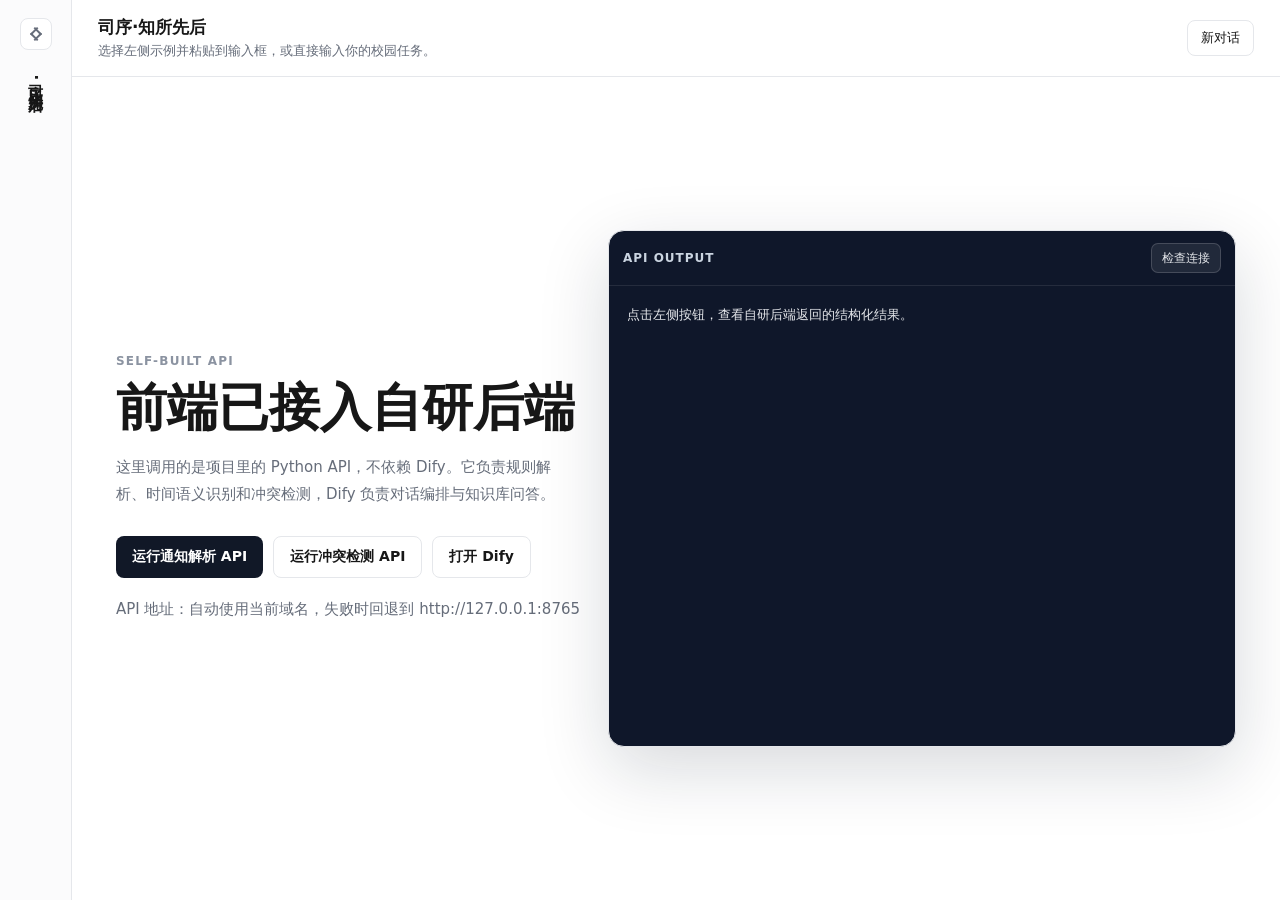
<file: deploy/index.html>
<!doctype html>
<html lang="zh-CN">
  <head>
    <meta charset="utf-8" />
    <meta name="viewport" content="width=device-width, initial-scale=1" />
    <title>司序·知所先后</title>
    <link rel="stylesheet" href="./agent.css" />
  </head>
  <body>
    <main class="app-shell sidebar-collapsed" id="appShell">
      <aside class="sidebar" aria-label="项目说明">
        <button class="sidebar-toggle" type="button" id="sidebarToggle" aria-label="toggle sidebar" aria-expanded="false">
          <span class="toggle-icon" aria-hidden="true"></span>
        </button>

        <header class="brand">
          <a class="brand-title" href="./">司序·知所先后</a>
          <p>把通知、活动想法和时间安排整理成可执行的行动方案。</p>
        </header>

        <section class="intro">
          <h1>司序·知所先后</h1>
          <p>
            面向校园办事、活动策划、多时间点通知和任务冲突判断，帮助用户快速看清要做什么、什么时候做、哪些事项需要取舍。
          </p>
        </section>

        <section class="capabilities" aria-label="核心能力">
          <h2>核心能力</h2>
          <div class="capability">
            <span class="cap-icon">01</span>
            <div>
              <strong>通知解析</strong>
              <p>识别报名截止、材料提交、活动时间、地点和所需材料。</p>
            </div>
          </div>
          <div class="capability">
            <span class="cap-icon">02</span>
            <div>
              <strong>活动策划</strong>
              <p>生成分工、预算、物资、审批和当天执行流程。</p>
            </div>
          </div>
          <div class="capability">
            <span class="cap-icon">03</span>
            <div>
              <strong>冲突检测</strong>
              <p>判断任务是否排得开，并给出调整、委托或放弃建议。</p>
            </div>
          </div>
        </section>

        <section class="examples" aria-label="示例问题">
          <div class="section-heading">
            <h2>示例</h2>
            <span id="copyStatus">点击后复制</span>
          </div>
          <button data-prompt="请于2026年5月25日15:00前完成报名。现场抽签时间为2026年5月27日中午12:30，地点为体育部105会议室。比赛时间为2026年5月30日8点至18点。帮我整理行动清单。">通知解析</button>
          <button data-prompt="我想策划一次班级篮球交流赛，预计30人参加，预算500元，需要场地、分工、物资和当天流程。">活动策划</button>
          <button data-prompt="2026年第18届大广赛提交平台5月20日开放，6月12日16:00截止，学校线下提交时间为6月12日至14日每天9:00-17:00，6月18日24:00前可以退赛。请帮我区分这些时间。">多时间点通知</button>
          <button data-prompt="我6月29日开始期末考试，前两周要复习高数、概率论、马原、英语、物理、离散数学。同时6月18日前还要处理大广赛，6月18日晚上还有学生工作例会。帮我判断是否排得开。">冲突检测</button>
        </section>

        <footer class="sidebar-footer">
          <a href="./algorithm.html" target="_blank" rel="noreferrer">自研算法演示台</a>
          <a href="https://udify.app/chat/719EqByTRKYYG25i" target="_blank" rel="noreferrer">打开 Dify 智能体</a>
          <small>源自第7组课程作品“口述行动链” · 升级开发中</small>
        </footer>
      </aside>

      <section class="chat-panel" aria-label="智能体对话">
        <header class="chat-header">
          <div>
            <h2>司序·知所先后</h2>
            <p>选择左侧示例并粘贴到输入框，或直接输入你的校园任务。</p>
          </div>
          <button class="ghost-button" type="button" id="resetHint">新对话</button>
        </header>

        <section class="agent-preview" aria-label="智能体演示">
          <div class="preview-copy">
            <p class="eyebrow">SELF-BUILT API</p>
            <h3>前端已接入自研后端</h3>
            <p>
              这里调用的是项目里的 Python API，不依赖 Dify。它负责规则解析、时间语义识别和冲突检测，Dify 负责对话编排与知识库问答。
            </p>
            <div class="preview-actions">
              <button class="primary-action" type="button" id="runParseDemo">运行通知解析 API</button>
              <button class="secondary-action" type="button" id="runConflictDemo">运行冲突检测 API</button>
              <a class="secondary-action" href="https://udify.app/chat/719EqByTRKYYG25i" target="_blank" rel="noreferrer">打开 Dify</a>
            </div>
            <p class="api-note" id="apiStatus">API 地址：自动使用当前域名，失败时回退到 http://127.0.0.1:8765</p>
          </div>

          <div class="api-console" aria-label="API 演示输出">
            <div class="console-top">
              <span>API OUTPUT</span>
              <button type="button" id="runHealthCheck">检查连接</button>
            </div>
            <pre id="apiOutput">点击左侧按钮，查看自研后端返回的结构化结果。</pre>
          </div>
        </section>
      </section>
    </main>
    <script src="./api-config.js"></script>
    <script src="./agent.js"></script>
  </body>
</html>
</file>
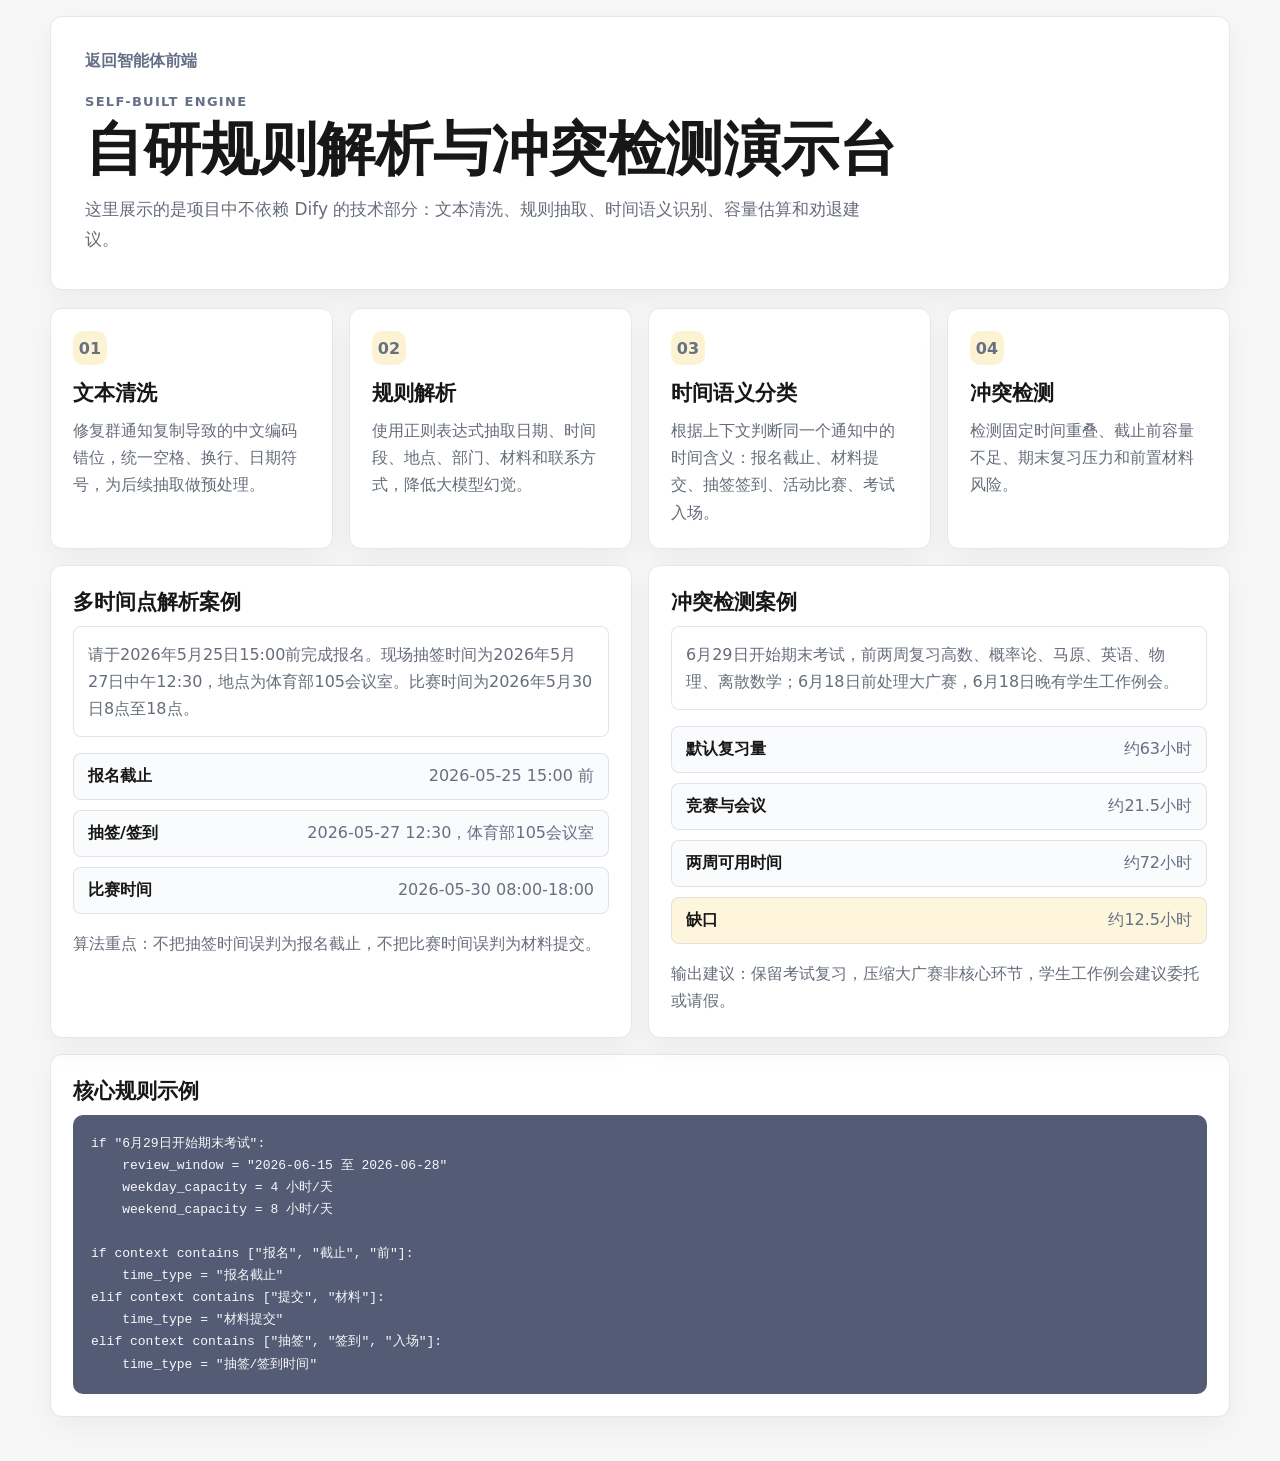
<file: deploy/algorithm.html>
<!doctype html>
<html lang="zh-CN">
  <head>
    <meta charset="utf-8" />
    <meta name="viewport" content="width=device-width, initial-scale=1" />
    <title>自研算法演示台 · 司序·知所先后</title>
    <link rel="stylesheet" href="./agent.css" />
    <link rel="stylesheet" href="./algorithm.css" />
  </head>
  <body>
    <main class="algorithm-shell">
      <header class="algorithm-hero glass">
        <a class="back-link" href="./">返回智能体前端</a>
        <p>SELF-BUILT ENGINE</p>
        <h1>自研规则解析与冲突检测演示台</h1>
        <span>
          这里展示的是项目中不依赖 Dify 的技术部分：文本清洗、规则抽取、时间语义识别、容量估算和劝退建议。
        </span>
      </header>

      <section class="tech-grid">
        <article class="tech-card glass">
          <span>01</span>
          <h2>文本清洗</h2>
          <p>修复群通知复制导致的中文编码错位，统一空格、换行、日期符号，为后续抽取做预处理。</p>
        </article>
        <article class="tech-card glass">
          <span>02</span>
          <h2>规则解析</h2>
          <p>使用正则表达式抽取日期、时间段、地点、部门、材料和联系方式，降低大模型幻觉。</p>
        </article>
        <article class="tech-card glass">
          <span>03</span>
          <h2>时间语义分类</h2>
          <p>根据上下文判断同一个通知中的时间含义：报名截止、材料提交、抽签签到、活动比赛、考试入场。</p>
        </article>
        <article class="tech-card glass">
          <span>04</span>
          <h2>冲突检测</h2>
          <p>检测固定时间重叠、截止前容量不足、期末复习压力和前置材料风险。</p>
        </article>
      </section>

      <section class="demo-grid">
        <article class="demo-panel glass">
          <h2>多时间点解析案例</h2>
          <p class="source-text">
            请于2026年5月25日15:00前完成报名。现场抽签时间为2026年5月27日中午12:30，地点为体育部105会议室。比赛时间为2026年5月30日8点至18点。
          </p>
          <div class="timeline">
            <div><strong>报名截止</strong><span>2026-05-25 15:00 前</span></div>
            <div><strong>抽签/签到</strong><span>2026-05-27 12:30，体育部105会议室</span></div>
            <div><strong>比赛时间</strong><span>2026-05-30 08:00-18:00</span></div>
          </div>
          <p class="note">算法重点：不把抽签时间误判为报名截止，不把比赛时间误判为材料提交。</p>
        </article>

        <article class="demo-panel glass">
          <h2>冲突检测案例</h2>
          <p class="source-text">
            6月29日开始期末考试，前两周复习高数、概率论、马原、英语、物理、离散数学；6月18日前处理大广赛，6月18日晚有学生工作例会。
          </p>
          <div class="estimate">
            <div><strong>默认复习量</strong><span>约63小时</span></div>
            <div><strong>竞赛与会议</strong><span>约21.5小时</span></div>
            <div><strong>两周可用时间</strong><span>约72小时</span></div>
            <div class="danger"><strong>缺口</strong><span>约12.5小时</span></div>
          </div>
          <p class="note">输出建议：保留考试复习，压缩大广赛非核心环节，学生工作例会建议委托或请假。</p>
        </article>
      </section>

      <section class="code-panel glass">
        <h2>核心规则示例</h2>
        <pre><code>if "6月29日开始期末考试":
    review_window = "2026-06-15 至 2026-06-28"
    weekday_capacity = 4 小时/天
    weekend_capacity = 8 小时/天

if context contains ["报名", "截止", "前"]:
    time_type = "报名截止"
elif context contains ["提交", "材料"]:
    time_type = "材料提交"
elif context contains ["抽签", "签到", "入场"]:
    time_type = "抽签/签到时间"</code></pre>
      </section>
    </main>
  </body>
</html>
</file>
<file: deploy/agent.css>
:root {
  --bg: #f7f7f8;
  --panel: #ffffff;
  --panel-soft: #fbfbfc;
  --text: #171717;
  --muted: #666d7a;
  --subtle: #8b93a1;
  --line: #e5e7eb;
  --line-strong: #d6d9df;
  --accent: #111827;
  --accent-blue: #2563eb;
  --focus: rgba(37, 99, 235, 0.16);
  --shadow: 0 18px 50px rgba(15, 23, 42, 0.08);
  --ink: var(--text);
  --shadow-blue: #667085;
  --cream: #f4f4f5;
  font-family:
    Inter, ui-sans-serif, system-ui, -apple-system, BlinkMacSystemFont,
    "Segoe UI", "PingFang SC", "Microsoft YaHei", sans-serif;
}

* {
  box-sizing: border-box;
}

html,
body {
  margin: 0;
  min-height: 100%;
}

body {
  color: var(--text);
  background: var(--bg);
  overflow: hidden;
}

button,
a {
  -webkit-tap-highlight-color: transparent;
}

p,
h1,
h2,
h3 {
  margin: 0;
}

.glass {
  background: var(--panel);
  border: 1px solid var(--line);
  border-radius: 12px;
  box-shadow: 0 10px 30px rgba(15, 23, 42, 0.05);
}

.app-shell {
  display: grid;
  grid-template-columns: 320px minmax(0, 1fr);
  min-height: 100vh;
  background: var(--panel);
  transition: grid-template-columns 180ms ease;
}

.app-shell.sidebar-collapsed {
  grid-template-columns: 72px minmax(0, 1fr);
}

.sidebar {
  position: relative;
  display: flex;
  flex-direction: column;
  min-height: 100vh;
  padding: 28px 24px;
  background: var(--panel-soft);
  border-right: 1px solid var(--line);
  overflow-y: auto;
  transition:
    padding 180ms ease,
    background-color 180ms ease;
}

.sidebar-toggle {
  position: absolute;
  top: 18px;
  right: 16px;
  z-index: 2;
  display: grid;
  place-items: center;
  width: 32px;
  height: 32px;
  border: 1px solid var(--line);
  border-radius: 8px;
  background: var(--panel);
  cursor: pointer;
}

.sidebar-toggle:hover {
  background: #f3f4f6;
}

.toggle-icon {
  position: relative;
  display: block;
  width: 14px;
  height: 14px;
}

.toggle-icon::before,
.toggle-icon::after {
  position: absolute;
  top: 2px;
  width: 8px;
  height: 8px;
  content: "";
  border-top: 2px solid var(--muted);
  border-left: 2px solid var(--muted);
}

.toggle-icon::before {
  left: 1px;
  transform: rotate(-45deg);
}

.toggle-icon::after {
  right: 1px;
  transform: rotate(135deg);
}

.app-shell.sidebar-collapsed .sidebar {
  align-items: center;
  padding: 18px 12px;
  overflow: hidden;
}

.app-shell.sidebar-collapsed .sidebar-toggle {
  position: static;
  flex: 0 0 auto;
  margin-bottom: 22px;
}

.app-shell.sidebar-collapsed .toggle-icon::before {
  transform: rotate(135deg);
}

.app-shell.sidebar-collapsed .toggle-icon::after {
  transform: rotate(-45deg);
}

.app-shell.sidebar-collapsed .brand {
  display: flex;
  align-items: center;
  justify-content: center;
  width: 100%;
  padding: 0;
  border-bottom: 0;
}

.app-shell.sidebar-collapsed .brand-title {
  writing-mode: vertical-rl;
  color: var(--text);
  font-size: 15px;
  letter-spacing: 0.08em;
}

.app-shell.sidebar-collapsed .brand p,
.app-shell.sidebar-collapsed .intro,
.app-shell.sidebar-collapsed .capabilities,
.app-shell.sidebar-collapsed .examples,
.app-shell.sidebar-collapsed .sidebar-footer {
  display: none;
}

.brand {
  padding: 0 40px 28px 0;
  border-bottom: 1px solid var(--line);
}

.brand-title {
  color: var(--text);
  font-size: 16px;
  font-weight: 650;
  text-decoration: none;
}

.brand p {
  margin-top: 9px;
  color: var(--muted);
  font-size: 13px;
  line-height: 1.65;
}

.intro {
  padding: 30px 0 26px;
  border-bottom: 1px solid var(--line);
}

.intro .eyebrow {
  margin-bottom: 8px;
  color: var(--subtle);
  font-size: 12px;
  font-weight: 650;
  letter-spacing: 0.08em;
}

.intro h1 {
  font-size: 32px;
  font-weight: 720;
  letter-spacing: 0;
  line-height: 1.12;
}

.intro > p:not(.eyebrow) {
  margin-top: 14px;
  color: var(--muted);
  font-size: 14px;
  line-height: 1.8;
}

.capabilities {
  padding: 26px 0 8px;
}

.capabilities h2,
.examples h2 {
  color: var(--subtle);
  font-size: 12px;
  font-weight: 650;
  letter-spacing: 0.08em;
}

.capability {
  display: grid;
  grid-template-columns: 34px minmax(0, 1fr);
  gap: 12px;
  padding: 16px 0;
  border-bottom: 1px solid var(--line);
}

.cap-icon {
  color: var(--subtle);
  font-size: 12px;
  font-weight: 700;
  line-height: 24px;
}

.capability strong {
  display: block;
  color: var(--text);
  font-size: 14px;
  font-weight: 650;
}

.capability p {
  margin-top: 5px;
  color: var(--muted);
  font-size: 13px;
  line-height: 1.65;
}

.examples {
  display: grid;
  gap: 8px;
  margin-top: 20px;
}

.section-heading {
  display: flex;
  align-items: center;
  justify-content: space-between;
  gap: 12px;
  margin-bottom: 6px;
}

.section-heading span {
  color: var(--subtle);
  font-size: 12px;
}

.examples button {
  width: 100%;
  min-height: 42px;
  border: 1px solid var(--line);
  border-radius: 8px;
  background: var(--panel);
  color: var(--text);
  padding: 10px 12px;
  text-align: left;
  font: inherit;
  font-size: 14px;
  cursor: pointer;
  transition:
    border-color 160ms ease,
    background-color 160ms ease,
    transform 160ms ease;
}

.examples button:hover {
  border-color: var(--line-strong);
  background: #f3f4f6;
}

.examples button:active {
  transform: translateY(1px);
}

.examples button:focus-visible,
.ghost-button:focus-visible,
.sidebar-toggle:focus-visible,
.sidebar-footer a:focus-visible {
  outline: 3px solid var(--focus);
  outline-offset: 2px;
}

.sidebar-footer {
  display: grid;
  gap: 10px;
  margin-top: auto;
  padding-top: 28px;
}

.sidebar-footer a {
  color: var(--muted);
  font-size: 13px;
  font-weight: 560;
  text-decoration: none;
}

.sidebar-footer a:hover {
  color: var(--accent-blue);
}

.sidebar-footer small {
  margin-top: 8px;
  color: var(--subtle);
  font-size: 11px;
  line-height: 1.5;
}

.chat-panel {
  display: grid;
  grid-template-rows: auto minmax(0, 1fr);
  min-width: 0;
  min-height: 100vh;
  background: var(--panel);
}

.chat-header {
  display: flex;
  align-items: center;
  justify-content: space-between;
  gap: 18px;
  min-height: 74px;
  padding: 16px 26px;
  border-bottom: 1px solid var(--line);
  background: rgba(255, 255, 255, 0.92);
}

.chat-header h2 {
  font-size: 17px;
  font-weight: 650;
  line-height: 1.3;
}

.chat-header p {
  margin-top: 4px;
  color: var(--muted);
  font-size: 13px;
}

.ghost-button {
  flex: 0 0 auto;
  min-height: 36px;
  border: 1px solid var(--line);
  border-radius: 8px;
  background: var(--panel);
  color: var(--text);
  padding: 0 13px;
  font: inherit;
  font-size: 13px;
  font-weight: 560;
  cursor: pointer;
}

.ghost-button:hover {
  background: #f3f4f6;
}

.agent-preview {
  display: grid;
  grid-template-columns: minmax(280px, 0.85fr) minmax(420px, 1.15fr);
  gap: 28px;
  align-items: center;
  width: min(1120px, calc(100% - 72px));
  margin: auto;
  padding: 40px 0;
}

.preview-copy {
  max-width: 480px;
}

.preview-copy .eyebrow {
  margin-bottom: 12px;
  color: var(--subtle);
  font-size: 12px;
  font-weight: 700;
  letter-spacing: 0.1em;
}

.preview-copy h3 {
  color: var(--text);
  font-size: clamp(32px, 4vw, 56px);
  font-weight: 740;
  line-height: 1.08;
}

.preview-copy > p:not(.eyebrow) {
  margin-top: 18px;
  color: var(--muted);
  font-size: 15px;
  line-height: 1.8;
}

.preview-actions {
  display: flex;
  flex-wrap: wrap;
  gap: 10px;
  margin-top: 28px;
}

.primary-action,
.secondary-action {
  display: inline-flex;
  align-items: center;
  justify-content: center;
  min-height: 42px;
  border: 0;
  border-radius: 8px;
  padding: 0 16px;
  font-size: 14px;
  font-weight: 650;
  text-decoration: none;
  font-family: inherit;
  cursor: pointer;
}

.primary-action {
  background: var(--accent);
  color: #ffffff;
}

.primary-action:hover {
  background: #000000;
}

.secondary-action {
  border: 1px solid var(--line);
  background: var(--panel);
  color: var(--text);
}

.secondary-action:hover {
  background: #f3f4f6;
}

.api-note {
  margin-top: 14px;
  color: var(--subtle);
  font-size: 12px;
  line-height: 1.6;
}

.api-console {
  overflow: hidden;
  border: 1px solid var(--line);
  border-radius: 16px;
  background: #0f172a;
  box-shadow: 0 22px 70px rgba(15, 23, 42, 0.16);
}

.console-top {
  display: flex;
  align-items: center;
  justify-content: space-between;
  gap: 12px;
  padding: 12px 14px;
  border-bottom: 1px solid rgba(255, 255, 255, 0.09);
}

.console-top span {
  color: #cbd5e1;
  font-size: 12px;
  font-weight: 700;
  letter-spacing: 0.08em;
}

.console-top button {
  min-height: 30px;
  border: 1px solid rgba(255, 255, 255, 0.16);
  border-radius: 7px;
  background: rgba(255, 255, 255, 0.08);
  color: #e5e7eb;
  padding: 0 10px;
  font: inherit;
  font-size: 12px;
  cursor: pointer;
}

.console-top button:hover {
  background: rgba(255, 255, 255, 0.14);
}

.api-console pre {
  min-height: 460px;
  max-height: 62vh;
  margin: 0;
  overflow: auto;
  padding: 18px;
  color: #e5e7eb;
  font-family: "Cascadia Code", "SFMono-Regular", Consolas, monospace;
  font-size: 13px;
  line-height: 1.65;
  white-space: pre-wrap;
}

@media (max-width: 980px) {
  body {
    overflow: auto;
  }

  .app-shell {
    grid-template-columns: 1fr;
  }

  .sidebar {
    min-height: auto;
    border-right: 0;
    border-bottom: 1px solid var(--line);
  }

  .chat-panel {
    min-height: 780px;
  }

  .agent-preview {
    grid-template-columns: 1fr;
    width: min(720px, calc(100% - 36px));
    margin: 0 auto;
    padding: 36px 0;
  }
}

@media (max-width: 640px) {
  .sidebar {
    padding: 22px 18px;
  }

  .intro h1 {
    font-size: 22px;
  }

  .chat-header {
    align-items: flex-start;
    flex-direction: column;
    padding: 15px 18px;
  }

  .ghost-button {
    width: 100%;
  }
}
</file>
<file: deploy/algorithm.css>
.algorithm-shell,
body {
  overflow: visible;
}

body {
  min-height: 100vh;
  overflow-y: auto;
}

.algorithm-shell {
  position: relative;
  z-index: 1;
  width: min(1180px, calc(100vw - 32px));
  margin: 16px auto 44px;
  color: var(--ink);
}

.algorithm-hero {
  padding: 34px;
  margin-bottom: 18px;
}

.back-link {
  display: inline-flex;
  margin-bottom: 22px;
  color: var(--shadow-blue);
  font-weight: 800;
  text-decoration: none;
}

.algorithm-hero p {
  color: var(--shadow-blue);
  font-size: 13px;
  font-weight: 800;
  letter-spacing: 0.1em;
}

.algorithm-hero h1 {
  font-size: clamp(34px, 6vw, 58px);
  max-width: 820px;
  line-height: 1.05;
  margin: 10px 0 14px;
}

.algorithm-hero span {
  display: block;
  max-width: 800px;
  color: var(--muted);
  font-size: 17px;
  line-height: 1.8;
}

.tech-grid,
.demo-grid {
  display: grid;
  gap: 16px;
}

.tech-grid {
  grid-template-columns: repeat(4, 1fr);
}

.demo-grid {
  grid-template-columns: 1fr 1fr;
  margin-top: 16px;
}

.tech-card,
.demo-panel,
.code-panel {
  padding: 22px;
}

.tech-card span {
  display: inline-grid;
  place-items: center;
  width: 34px;
  height: 34px;
  border-radius: 10px;
  background: rgba(250, 235, 177, 0.58);
  color: var(--shadow-blue);
  font-weight: 900;
  margin-bottom: 14px;
}

.tech-card h2,
.demo-panel h2,
.code-panel h2 {
  font-size: 21px;
  margin: 0 0 10px;
}

.tech-card p,
.source-text,
.note {
  color: var(--muted);
  line-height: 1.7;
  margin: 0;
}

.source-text {
  padding: 14px;
  border-radius: 8px;
  background: rgba(255, 255, 255, 0.36);
  border: 1px solid rgba(182, 188, 209, 0.38);
}

.timeline,
.estimate {
  display: grid;
  gap: 10px;
  margin: 16px 0;
}

.timeline div,
.estimate div {
  display: flex;
  justify-content: space-between;
  gap: 16px;
  padding: 12px 14px;
  border-radius: 8px;
  background: rgba(247, 248, 251, 0.62);
  border: 1px solid rgba(182, 188, 209, 0.38);
}

.timeline strong,
.estimate strong {
  color: var(--ink);
}

.timeline span,
.estimate span {
  color: var(--shadow-blue);
  text-align: right;
}

.estimate .danger {
  background: rgba(250, 235, 177, 0.45);
}

.code-panel {
  margin-top: 16px;
}

pre {
  margin: 0;
  overflow: auto;
  padding: 18px;
  border-radius: 10px;
  background: rgba(57, 66, 95, 0.86);
  color: #f7f8fb;
  line-height: 1.7;
}

@media (max-width: 980px) {
  .tech-grid,
  .demo-grid {
    grid-template-columns: 1fr;
  }
}
</file>
